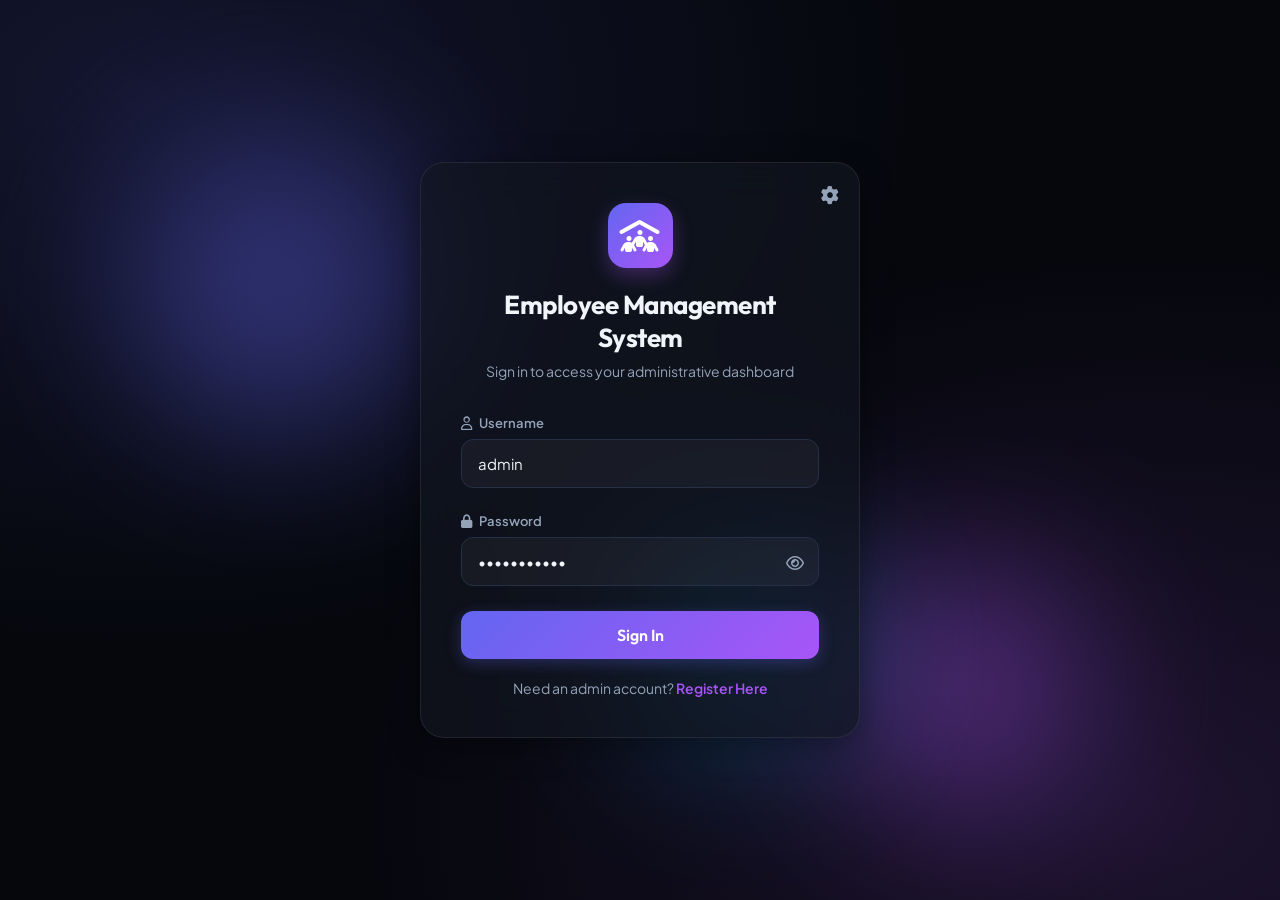
<file: frontend/index.html>
<!DOCTYPE html>
<html lang="en">
<head>
    <meta charset="UTF-8">
    <meta name="viewport" content="width=device-width, initial-scale=1.0">
    <title>EMS Admin Portal - Dashboard</title>
    <!-- Fonts -->
    <link href="https://fonts.googleapis.com/css2?family=Plus+Jakarta+Sans:wght@300;400;500;600;700;800&family=Outfit:wght@400;500;600;700;900&display=swap" rel="stylesheet">
    <!-- Font Awesome Icons -->
    <link rel="stylesheet" href="https://cdnjs.cloudflare.com/ajax/libs/font-awesome/6.4.0/css/all.min.css">
    <!-- CSS -->
    <link rel="stylesheet" href="css/style.css">
</head>
<body class="app-body">
    
    <!-- App Shell Wrapper -->
    <div class="app-wrapper">
        
        <!-- Sidebar Navigation -->
        <aside class="app-sidebar" id="app-sidebar">
            <div class="sidebar-brand">
                <i class="fa-solid fa-people-roof"></i>
                <span>EMS Admin</span>
            </div>
            
            <ul class="sidebar-menu">
                <li class="menu-item active" data-view="dashboard-view" onclick="switchView('dashboard-view')">
                    <a><i class="fa-solid fa-chart-pie"></i><span>Dashboard</span></a>
                </li>
                <li class="menu-item" data-view="employees-view" onclick="switchView('employees-view')">
                    <a><i class="fa-solid fa-users"></i><span>Employees</span></a>
                </li>
                <li class="menu-item" data-view="departments-view" onclick="switchView('departments-view')">
                    <a><i class="fa-solid fa-sitemap"></i><span>Departments</span></a>
                </li>
                <li class="menu-item" data-view="salaries-view" onclick="switchView('salaries-view')">
                    <a><i class="fa-solid fa-money-check-dollar"></i><span>Salaries</span></a>
                </li>
                <li class="menu-item" data-view="developer-view" onclick="switchView('developer-view')">
                    <a><i class="fa-solid fa-user-astronaut"></i><span>Developer</span></a>
                </li>
            </ul>
            
            <div class="sidebar-footer">
                <button class="logout-btn" onclick="logoutAdmin()">
                    <i class="fa-solid fa-arrow-right-from-bracket"></i>
                    <span>Logout</span>
                </button>
            </div>
        </aside>
        
        <!-- App Main Content Area -->
        <div class="app-container" id="app-container">
            
            <!-- Header -->
            <header class="app-header">
                <div class="header-left">
                    <button class="menu-toggle" id="menu-toggle" aria-label="Toggle Navigation Menu">
                        <i class="fa-solid fa-bars"></i>
                    </button>
                    <div class="header-title">
                        <h1 id="view-title">Dashboard Overview</h1>
                    </div>
                </div>
                
                <div class="header-right">
                    <div class="user-profile-badge">
                        <div class="user-avatar" id="avatar-letters">AD</div>
                        <span class="user-name" id="user-display-name">Admin</span>
                    </div>
                </div>
            </header>
            
            <!-- Toast Notification Container -->
            <div id="toast-container" class="toast-container"></div>
            
            <!-- Main Scrollable Content -->
            <main class="app-content">
                
                <!-- ========================================== -->
                <!-- VIEW 1: DASHBOARD VIEW                     -->
                <!-- ========================================== -->
                <section id="dashboard-view" class="content-view active">
                    <!-- Dashboard Statistics Grid -->
                    <div class="dashboard-grid">
                        <div class="stat-card employees">
                            <div class="stat-info">
                                <h3>Total Employees</h3>
                                <div class="stat-value" id="card-total-employees">0</div>
                            </div>
                            <div class="stat-icon">
                                <i class="fa-solid fa-users"></i>
                            </div>
                        </div>
                        
                        <div class="stat-card departments">
                            <div class="stat-info">
                                <h3>Departments</h3>
                                <div class="stat-value" id="card-total-departments">0</div>
                            </div>
                            <div class="stat-icon">
                                <i class="fa-solid fa-sitemap"></i>
                            </div>
                        </div>
                        
                        <div class="stat-card salary-stats">
                            <div class="stat-info">
                                <h3>Total Payroll Cost</h3>
                                <div class="stat-value" id="card-total-payroll">$0</div>
                            </div>
                            <div class="stat-icon">
                                <i class="fa-solid fa-money-bill-trend-up"></i>
                            </div>
                        </div>
                    </div>
                    
                    <!-- Dashboard Rows -->
                    <div class="analytics-row">
                        <!-- Left Panel: Recent Employees -->
                        <div class="dashboard-panel">
                            <div class="panel-header">
                                <h2>Recent Employees</h2>
                                <a href="#" onclick="switchView('employees-view')">View All</a>
                            </div>
                            <div class="table-container">
                                <table class="custom-table">
                                    <thead>
                                        <tr>
                                            <th>Employee</th>
                                            <th>Position</th>
                                            <th>Joining Date</th>
                                        </tr>
                                    </thead>
                                    <tbody id="recent-employees-tbody">
                                        <tr>
                                            <td colspan="3" class="empty-state">Loading recent records...</td>
                                        </tr>
                                    </tbody>
                                </table>
                            </div>
                        </div>
                        
                        <!-- Right Panel: Quick Statistics / Department Payroll Distribution -->
                        <div class="dashboard-panel">
                            <div class="panel-header">
                                <h2>Department Quick-List</h2>
                                <a href="#" onclick="switchView('departments-view')">Manage</a>
                            </div>
                            <ul class="quick-list" id="quick-departments-list">
                                <li class="empty-state">Loading departments...</li>
                            </ul>
                        </div>
                    </div>
                </section>
                
                <!-- ========================================== -->
                <!-- VIEW 2: EMPLOYEES VIEW                     -->
                <!-- ========================================== -->
                <section id="employees-view" class="content-view">
                    <div class="module-header">
                        <div class="module-actions">
                            <div class="search-box">
                                <input type="text" id="employee-search" placeholder="Search by name or Employee ID..." oninput="handleEmployeeSearch()">
                                <i class="fa-solid fa-magnifying-glass"></i>
                            </div>
                        </div>
                        <button class="btn btn-primary" onclick="openAddEmployeeModal()">
                            <i class="fa-solid fa-plus"></i> Add Employee
                        </button>
                    </div>
                    
                    <div class="table-container">
                        <table class="custom-table">
                            <thead>
                                <tr>
                                    <th>ID</th>
                                    <th>Employee Details</th>
                                    <th>Phone</th>
                                    <th>Department</th>
                                    <th>Job Position</th>
                                    <th>Joining Date</th>
                                    <th>Actions</th>
                                </tr>
                            </thead>
                            <tbody id="employees-tbody">
                                <!-- Loaded dynamically via AJAX -->
                            </tbody>
                        </table>
                    </div>
                </section>
                
                <!-- ========================================== -->
                <!-- VIEW 3: DEPARTMENTS VIEW                   -->
                <!-- ========================================== -->
                <section id="departments-view" class="content-view">
                    <div class="module-header">
                        <div style="flex-grow: 1;"></div>
                        <button class="btn btn-primary" onclick="openAddDepartmentModal()">
                            <i class="fa-solid fa-plus"></i> Add Department
                        </button>
                    </div>
                    
                    <div class="table-container">
                        <table class="custom-table">
                            <thead>
                                <tr>
                                    <th>Dept ID</th>
                                    <th>Department Name</th>
                                    <th>Department Manager</th>
                                    <th>Employee Count</th>
                                    <th>Actions</th>
                                </tr>
                            </thead>
                            <tbody id="departments-tbody">
                                <!-- Loaded dynamically via AJAX -->
                            </tbody>
                        </table>
                    </div>
                </section>
                
                <!-- ========================================== -->
                <!-- VIEW 4: SALARIES VIEW                      -->
                <!-- ========================================== -->
                <section id="salaries-view" class="content-view">
                    <div class="table-container">
                        <table class="custom-table">
                            <thead>
                                <tr>
                                    <th>Salary ID</th>
                                    <th>Employee Name</th>
                                    <th>Basic Salary</th>
                                    <th>Bonus</th>
                                    <th>Total Salary</th>
                                    <th>Actions</th>
                                </tr>
                            </thead>
                            <tbody id="salaries-tbody">
                                <!-- Loaded dynamically via AJAX -->
                            </tbody>
                        </table>
                    </div>
                </section>
                
                <!-- ========================================== -->
                <!-- VIEW 5: DEVELOPER VIEW (PORTFOLIO SECTION) -->
                <!-- ========================================== -->
                <section id="developer-view" class="content-view">
                    <div class="dev-profile-container">
                        <div class="dev-card">
                            <div class="dev-avatar-area">
                                <div class="dev-avatar-glow">
                                    <div class="dev-avatar">DS</div>
                                </div>
                                <span class="dev-badge-role">Java Developer</span>
                            </div>
                            
                            <div class="dev-info-area">
                                <h2>DINESHKUMAR S</h2>
                                <div class="dev-title-tag">Java Full Stack Developer</div>
                                
                                <ul class="dev-meta-list">
                                    <li class="dev-meta-item">
                                        <i class="fa-solid fa-envelope"></i>
                                        <span><strong>Email:</strong> <a href="mailto:dineshkumars312006@gmail.com" style="color: var(--accent-color); text-decoration: underline;">dineshkumars312006@gmail.com</a></span>
                                    </li>
                                    <li class="dev-meta-item">
                                        <i class="fa-solid fa-graduation-cap"></i>
                                        <span><strong>Degree:</strong> Bachelor of Engineering (B.E)</span>
                                    </li>
                                    <li class="dev-meta-item">
                                        <i class="fa-solid fa-school"></i>
                                        <span><strong>College:</strong> Mailam Engineering College</span>
                                    </li>
                                    <li class="dev-meta-item">
                                        <i class="fa-solid fa-microchip"></i>
                                        <span><strong>Department:</strong> Electronics and Communication Engineering (ECE)</span>
                                    </li>
                                    <li class="dev-meta-item">
                                        <i class="fa-solid fa-calendar-days"></i>
                                        <span><strong>Batch:</strong> 2023 - 2027</span>
                                    </li>
                                </ul>
                                
                                <div class="skills-heading">Technical Skills</div>
                                <div class="dev-skills-wrapper">
                                    <span class="skill-badge" style="animation-delay: 0.1s">Java</span>
                                    <span class="skill-badge" style="animation-delay: 0.2s">Spring Boot</span>
                                    <span class="skill-badge" style="animation-delay: 0.3s">MySQL</span>
                                    <span class="skill-badge" style="animation-delay: 0.4s">REST API</span>
                                    <span class="skill-badge" style="animation-delay: 0.5s">HTML</span>
                                    <span class="skill-badge" style="animation-delay: 0.6s">CSS</span>
                                    <span class="skill-badge" style="animation-delay: 0.7s">JavaScript</span>
                                </div>
                            </div>
                        </div>
                    </div>
                </section>
                
            </main>
        </div>
    </div>
    
    <!-- ==========================================================================
         MODAL WINDOWS & POPUP FORMS
         ========================================================================== -->
         
    <!-- EMPLOYEE ADD/EDIT MODAL -->
    <div class="modal-overlay" id="employee-modal">
        <div class="modal-card">
            <div class="modal-header">
                <h3 id="employee-modal-title">Add New Employee</h3>
                <button class="modal-close" onclick="closeModal('employee-modal')"><i class="fa-solid fa-xmark"></i></button>
            </div>
            <form id="employee-form" onsubmit="saveEmployee(event)">
                <input type="hidden" id="emp-form-id">
                <div class="modal-body">
                    <div class="input-group">
                        <label for="emp-name"><i class="fa-solid fa-signature"></i> Full Name</label>
                        <input type="text" id="emp-name" placeholder="Enter first and last name" required>
                    </div>
                    
                    <div class="form-row">
                        <div class="input-group">
                            <label for="emp-email"><i class="fa-solid fa-envelope"></i> Email Address</label>
                            <input type="email" id="emp-email" placeholder="example@org.com" required>
                        </div>
                        <div class="input-group">
                            <label for="emp-phone"><i class="fa-solid fa-phone"></i> Phone Number</label>
                            <input type="tel" id="emp-phone" placeholder="e.g. +91 9876543210" required>
                        </div>
                    </div>
                    
                    <div class="form-row">
                        <div class="input-group">
                            <label for="emp-department"><i class="fa-solid fa-sitemap"></i> Department</label>
                            <select id="emp-department" required>
                                <option value="">Select Department</option>
                                <!-- Loaded dynamically -->
                            </select>
                        </div>
                        <div class="input-group">
                            <label for="emp-position"><i class="fa-solid fa-briefcase"></i> Job Position</label>
                            <input type="text" id="emp-position" placeholder="e.g. Software Engineer" required>
                        </div>
                    </div>
                    
                    <div class="input-group">
                        <label for="emp-date"><i class="fa-solid fa-calendar-day"></i> Joining Date</label>
                        <input type="date" id="emp-date" required>
                    </div>
                </div>
                <div class="modal-footer">
                    <button type="button" class="btn btn-secondary" onclick="closeModal('employee-modal')">Cancel</button>
                    <button type="submit" class="btn btn-primary" id="emp-submit-btn">Save Employee</button>
                </div>
            </form>
        </div>
    </div>
    
    <!-- DEPARTMENT ADD/EDIT MODAL -->
    <div class="modal-overlay" id="department-modal">
        <div class="modal-card">
            <div class="modal-header">
                <h3 id="department-modal-title">Add Department</h3>
                <button class="modal-close" onclick="closeModal('department-modal')"><i class="fa-solid fa-xmark"></i></button>
            </div>
            <form id="department-form" onsubmit="saveDepartment(event)">
                <input type="hidden" id="dept-form-id">
                <div class="modal-body">
                    <div class="input-group">
                        <label for="dept-name"><i class="fa-solid fa-building"></i> Department Name</label>
                        <input type="text" id="dept-name" placeholder="e.g. Engineering" required>
                    </div>
                    <div class="input-group">
                        <label for="dept-manager"><i class="fa-solid fa-user-tie"></i> Manager Name</label>
                        <input type="text" id="dept-manager" placeholder="Enter manager's full name" required>
                    </div>
                </div>
                <div class="modal-footer">
                    <button type="button" class="btn btn-secondary" onclick="closeModal('department-modal')">Cancel</button>
                    <button type="submit" class="btn btn-primary" id="dept-submit-btn">Save Department</button>
                </div>
            </form>
        </div>
    </div>
    
    <!-- SALARY ADD/EDIT MODAL -->
    <div class="modal-overlay" id="salary-modal">
        <div class="modal-card">
            <div class="modal-header">
                <h3 id="salary-modal-title">Edit Employee Salary</h3>
                <button class="modal-close" onclick="closeModal('salary-modal')"><i class="fa-solid fa-xmark"></i></button>
            </div>
            <form id="salary-form" onsubmit="saveSalary(event)">
                <input type="hidden" id="salary-form-id">
                <input type="hidden" id="salary-form-emp-id">
                <div class="modal-body">
                    <div class="input-group">
                        <label><i class="fa-solid fa-user"></i> Employee</label>
                        <input type="text" id="salary-emp-name" readonly style="background-color: rgba(255,255,255,0.02); cursor: not-allowed; border-color: rgba(255,255,255,0.05);">
                    </div>
                    <div class="form-row">
                        <div class="input-group">
                            <label for="salary-basic"><i class="fa-solid fa-dollar-sign"></i> Basic Salary ($)</label>
                            <input type="number" step="0.01" id="salary-basic" placeholder="Enter basic amount" required min="0" oninput="calculateTotalSalaryPreview()">
                        </div>
                        <div class="input-group">
                            <label for="salary-bonus"><i class="fa-solid fa-gift"></i> Bonus ($)</label>
                            <input type="number" step="0.01" id="salary-bonus" placeholder="Enter bonus details" required min="0" oninput="calculateTotalSalaryPreview()">
                        </div>
                    </div>
                    <div class="input-group">
                        <label><i class="fa-solid fa-sack-dollar"></i> Total Salary Preview ($)</label>
                        <input type="text" id="salary-total-preview" readonly style="background: rgba(16, 185, 129, 0.05); color: var(--success); font-weight: 700; border-color: rgba(16, 185, 129, 0.2);">
                    </div>
                </div>
                <div class="modal-footer">
                    <button type="button" class="btn btn-secondary" onclick="closeModal('salary-modal')">Cancel</button>
                    <button type="submit" class="btn btn-primary">Update Salary</button>
                </div>
            </form>
        </div>
    </div>
    
    <!-- DYNAMIC CONFIRMATION MODAL -->
    <div class="modal-overlay" id="confirm-modal">
        <div class="modal-card confirm-card">
            <div class="confirm-icon">
                <i class="fa-solid fa-triangle-exclamation"></i>
            </div>
            <h3 id="confirm-title">Are you sure?</h3>
            <p id="confirm-message">This action cannot be undone.</p>
            <div class="confirm-actions">
                <button class="btn btn-secondary" onclick="closeModal('confirm-modal')">Cancel</button>
                <button class="btn btn-primary" id="confirm-yes-btn" style="background: var(--danger); box-shadow: 0 4px 15px rgba(239, 68, 68, 0.25);">Delete</button>
            </div>
        </div>
    </div>

    <!-- JS Logic -->
    <script src="js/app.js"></script>
</body>
</html>
</file>
<file: frontend/css/style.css>
/* ==========================================================================
   DESIGN SYSTEM & CUSTOM VARIABLES
   ========================================================================== */
:root {
    --bg-primary: #0a0d14;
    --bg-secondary: #121620;
    --bg-card: #181d2a;
    --bg-card-hover: #1e2536;
    --border-color: #262f45;
    
    --text-primary: #f1f5f9;
    --text-secondary: #94a3b8;
    --text-muted: #64748b;
    
    --primary-gradient: linear-gradient(135deg, #6366f1 0%, #a855f7 100%);
    --accent-color: #a855f7;
    --accent-hover: #8b5cf6;
    
    --success: #10b981;
    --success-bg: rgba(16, 185, 129, 0.15);
    --warning: #f59e0b;
    --warning-bg: rgba(245, 158, 11, 0.15);
    --danger: #ef4444;
    --danger-bg: rgba(239, 68, 68, 0.15);
    --info: #3b82f6;
    --info-bg: rgba(59, 130, 246, 0.15);

    --glass-bg: rgba(18, 22, 32, 0.7);
    --glass-border: rgba(255, 255, 255, 0.08);
    --glass-shadow: 0 8px 32px 0 rgba(0, 0, 0, 0.4);
    
    --font-primary: 'Plus Jakarta Sans', sans-serif;
    --font-display: 'Outfit', sans-serif;
    
    --transition-fast: 0.2s ease;
    --transition-normal: 0.3s ease;
    --transition-slow: 0.5s ease;
    
    --sidebar-width: 260px;
    --header-height: 70px;
}

/* ==========================================================================
   GLOBAL RESET & FONTS
   ========================================================================== */
* {
    margin: 0;
    padding: 0;
    box-sizing: border-box;
}

body {
    font-family: var(--font-primary);
    background-color: var(--bg-primary);
    color: var(--text-primary);
    overflow-x: hidden;
    min-height: 100vh;
}

input, button, select, textarea {
    font-family: inherit;
    color: inherit;
}

a {
    color: inherit;
    text-decoration: none;
}

/* Scrollbar styling */
::-webkit-scrollbar {
    width: 8px;
    height: 8px;
}
::-webkit-scrollbar-track {
    background: var(--bg-primary);
}
::-webkit-scrollbar-thumb {
    background: var(--border-color);
    border-radius: 4px;
}
::-webkit-scrollbar-thumb:hover {
    background: var(--text-muted);
}

/* ==========================================================================
   LOGIN / REGISTER PAGE STYLING
   ========================================================================== */
.login-body {
    display: flex;
    justify-content: center;
    align-items: center;
    width: 100vw;
    height: 100vh;
    background-color: #05070c;
    background-image: 
        radial-gradient(at 10% 10%, rgba(99, 102, 241, 0.15) 0px, transparent 50%),
        radial-gradient(at 90% 90%, rgba(168, 85, 247, 0.15) 0px, transparent 50%);
    position: relative;
    overflow: hidden;
}

/* Floating Shapes Animation */
.background-decorations {
    position: absolute;
    width: 100%;
    height: 100%;
    top: 0;
    left: 0;
    pointer-events: none;
    z-index: 1;
}

.floating-shape {
    position: absolute;
    border-radius: 50%;
    filter: blur(80px);
    opacity: 0.4;
    animation: floatAround 20s infinite alternate ease-in-out;
}

.shape-1 {
    width: 300px;
    height: 300px;
    background: #6366f1;
    top: 15%;
    left: 10%;
}

.shape-2 {
    width: 250px;
    height: 250px;
    background: #a855f7;
    bottom: 10%;
    right: 15%;
    animation-delay: -5s;
}

.shape-3 {
    width: 200px;
    height: 200px;
    background: #0ea5e9;
    top: 60%;
    left: 50%;
    animation-delay: -10s;
}

@keyframes floatAround {
    0% {
        transform: translate(0, 0) scale(1) rotate(0deg);
    }
    100% {
        transform: translate(80px, 50px) scale(1.2) rotate(360deg);
    }
}

.login-wrapper {
    width: 100%;
    max-width: 480px;
    padding: 20px;
    position: relative;
    z-index: 2;
}

.login-card {
    background: var(--glass-bg);
    backdrop-filter: blur(20px);
    -webkit-backdrop-filter: blur(20px);
    border: 1px solid var(--glass-border);
    box-shadow: var(--glass-shadow);
    border-radius: 24px;
    padding: 40px;
    transform: translateY(20px);
    animation: slideUp 0.6s cubic-bezier(0.16, 1, 0.3, 1) forwards;
}

@keyframes slideUp {
    to {
        transform: translateY(0);
    }
}

.login-header {
    text-align: center;
    margin-bottom: 35px;
}

.brand-logo {
    display: inline-flex;
    align-items: center;
    justify-content: center;
    width: 65px;
    height: 65px;
    border-radius: 18px;
    background: var(--primary-gradient);
    font-size: 32px;
    color: white;
    margin-bottom: 20px;
    box-shadow: 0 8px 20px rgba(168, 85, 247, 0.3);
}

.login-header h2 {
    font-family: var(--font-display);
    font-weight: 700;
    font-size: 26px;
    margin-bottom: 8px;
    letter-spacing: -0.5px;
}

.login-header p {
    color: var(--text-secondary);
    font-size: 14px;
}

/* Forms visibility */
.auth-form {
    display: none;
    opacity: 0;
    transform: scale(0.95);
    transition: opacity var(--transition-normal), transform var(--transition-normal);
}

.auth-form.active {
    display: block;
    opacity: 1;
    transform: scale(1);
}

/* Input Fields */
.input-group {
    margin-bottom: 25px;
    position: relative;
}

.input-group label {
    display: block;
    font-size: 13px;
    font-weight: 600;
    color: var(--text-secondary);
    margin-bottom: 8px;
    transition: var(--transition-fast);
}

.input-group label i {
    margin-right: 5px;
}

.input-group input, .input-group select {
    width: 100%;
    padding: 14px 16px;
    background: rgba(255, 255, 255, 0.04);
    border: 1px solid var(--border-color);
    border-radius: 12px;
    font-size: 15px;
    transition: var(--transition-fast);
    outline: none;
}

.input-group input:focus, .input-group select:focus {
    border-color: var(--accent-color);
    background: rgba(255, 255, 255, 0.08);
}

.password-field-wrapper {
    position: relative;
}

.password-field-wrapper input {
    padding-right: 50px;
}

.toggle-password-btn {
    position: absolute;
    right: 15px;
    top: 50%;
    transform: translateY(-50%);
    background: none;
    border: none;
    color: var(--text-secondary);
    cursor: pointer;
    font-size: 16px;
}

.toggle-password-btn:hover {
    color: var(--text-primary);
}

/* Button animations */
.auth-submit-btn {
    width: 100%;
    padding: 14px;
    border: none;
    border-radius: 12px;
    background: var(--primary-gradient);
    font-family: var(--font-display);
    font-weight: 600;
    font-size: 16px;
    color: white;
    cursor: pointer;
    transition: var(--transition-fast);
    box-shadow: 0 4px 15px rgba(99, 102, 241, 0.3);
    position: relative;
    overflow: hidden;
}

.auth-submit-btn:hover {
    transform: translateY(-2px);
    box-shadow: 0 6px 20px rgba(99, 102, 241, 0.4);
}

.auth-submit-btn:active {
    transform: translateY(0);
}

/* Button loader state */
.auth-submit-btn .btn-loader {
    display: none;
}

.auth-submit-btn.loading .btn-text {
    opacity: 0;
}

.auth-submit-btn.loading .btn-loader {
    display: block;
    position: absolute;
    top: 50%;
    left: 50%;
    transform: translate(-50%, -50%);
}

.auth-switch-text {
    text-align: center;
    font-size: 14px;
    color: var(--text-secondary);
    margin-top: 20px;
}

.auth-switch-text a {
    color: var(--accent-color);
    font-weight: 600;
    transition: var(--transition-fast);
}

.auth-switch-text a:hover {
    text-decoration: underline;
    color: var(--accent-hover);
}

/* ==========================================================================
   TOAST NOTIFICATIONS
   ========================================================================== */
.toast-container {
    position: fixed;
    top: 20px;
    right: 20px;
    z-index: 9999;
    display: flex;
    flex-direction: column;
    gap: 12px;
    max-width: 380px;
    width: calc(100vw - 40px);
}

.toast {
    background: rgba(18, 22, 32, 0.9);
    backdrop-filter: blur(12px);
    -webkit-backdrop-filter: blur(12px);
    border-radius: 12px;
    padding: 16px;
    display: flex;
    align-items: center;
    gap: 12px;
    box-shadow: 0 10px 25px rgba(0,0,0,0.5);
    border-left: 4px solid #fff;
    transform: translateX(120%);
    animation: toastIn 0.3s cubic-bezier(0.175, 0.885, 0.32, 1.275) forwards;
    transition: transform var(--transition-normal), opacity var(--transition-normal);
}

.toast.toast-success {
    border-left-color: var(--success);
}
.toast.toast-success i {
    color: var(--success);
}

.toast.toast-danger {
    border-left-color: var(--danger);
}
.toast.toast-danger i {
    color: var(--danger);
}

.toast-message {
    font-size: 14px;
    font-weight: 500;
    color: var(--text-primary);
    flex-grow: 1;
}

.toast-close {
    background: none;
    border: none;
    color: var(--text-muted);
    cursor: pointer;
    font-size: 14px;
}

.toast-close:hover {
    color: var(--text-primary);
}

@keyframes toastIn {
    to {
        transform: translateX(0);
    }
}

.toast-out {
    transform: translateX(120%);
    opacity: 0;
}

/* ==========================================================================
   APP SHELL LAYOUT (MAIN APP)
   ========================================================================== */
.app-wrapper {
    display: flex;
    min-height: 100vh;
    width: 100vw;
    overflow: hidden;
}

/* Sidebar Navigation */
.app-sidebar {
    width: var(--sidebar-width);
    background-color: var(--bg-secondary);
    border-right: 1px solid var(--border-color);
    display: flex;
    flex-direction: column;
    height: 100vh;
    position: fixed;
    left: 0;
    top: 0;
    z-index: 100;
    transition: transform var(--transition-normal) cubic-bezier(0.16, 1, 0.3, 1);
}

.sidebar-brand {
    height: var(--header-height);
    display: flex;
    align-items: center;
    gap: 12px;
    padding: 0 24px;
    border-bottom: 1px solid var(--border-color);
}

.sidebar-brand i {
    font-size: 24px;
    background: var(--primary-gradient);
    -webkit-background-clip: text;
    -webkit-text-fill-color: transparent;
}

.sidebar-brand span {
    font-family: var(--font-display);
    font-weight: 700;
    font-size: 18px;
    letter-spacing: -0.5px;
}

.sidebar-menu {
    list-style: none;
    padding: 24px 16px;
    display: flex;
    flex-direction: column;
    gap: 8px;
    flex-grow: 1;
    overflow-y: auto;
}

.sidebar-menu li a {
    display: flex;
    align-items: center;
    gap: 16px;
    padding: 12px 16px;
    border-radius: 12px;
    font-weight: 500;
    color: var(--text-secondary);
    transition: var(--transition-fast);
    cursor: pointer;
}

.sidebar-menu li a i {
    font-size: 18px;
    width: 24px;
    text-align: center;
    transition: var(--transition-fast);
}

.sidebar-menu li a:hover {
    background: rgba(255, 255, 255, 0.03);
    color: var(--text-primary);
}

.sidebar-menu li.active a {
    background: var(--primary-gradient);
    color: white;
    box-shadow: 0 4px 15px rgba(168, 85, 247, 0.25);
}

.sidebar-menu li.active a i {
    color: white;
}

.sidebar-footer {
    padding: 16px;
    border-top: 1px solid var(--border-color);
}

.logout-btn {
    width: 100%;
    padding: 12px;
    border: 1px solid var(--border-color);
    border-radius: 12px;
    background: rgba(239, 68, 68, 0.05);
    color: var(--danger);
    font-weight: 600;
    display: flex;
    align-items: center;
    justify-content: center;
    gap: 10px;
    cursor: pointer;
    transition: var(--transition-fast);
}

.logout-btn:hover {
    background: var(--danger);
    color: white;
    border-color: var(--danger);
}

/* App Main Container */
.app-container {
    margin-left: var(--sidebar-width);
    flex-grow: 1;
    display: flex;
    flex-direction: column;
    min-height: 100vh;
    width: calc(100vw - var(--sidebar-width));
    transition: margin-left var(--transition-normal) cubic-bezier(0.16, 1, 0.3, 1), width var(--transition-normal) cubic-bezier(0.16, 1, 0.3, 1);
}

/* App Header */
.app-header {
    height: var(--header-height);
    background-color: rgba(10, 13, 20, 0.8);
    backdrop-filter: blur(12px);
    -webkit-backdrop-filter: blur(12px);
    border-bottom: 1px solid var(--border-color);
    display: flex;
    align-items: center;
    justify-content: space-between;
    padding: 0 32px;
    position: sticky;
    top: 0;
    z-index: 90;
}

.header-left {
    display: flex;
    align-items: center;
    gap: 16px;
}

.menu-toggle {
    background: none;
    border: none;
    font-size: 20px;
    color: var(--text-secondary);
    cursor: pointer;
    display: none; /* Shows on tablet/mobile */
}

.menu-toggle:hover {
    color: var(--text-primary);
}

.header-title h1 {
    font-family: var(--font-display);
    font-weight: 600;
    font-size: 20px;
}

.header-right {
    display: flex;
    align-items: center;
    gap: 20px;
}

.user-profile-badge {
    display: flex;
    align-items: center;
    gap: 12px;
    background: var(--bg-card);
    padding: 6px 14px;
    border-radius: 20px;
    border: 1px solid var(--border-color);
}

.user-avatar {
    width: 28px;
    height: 28px;
    border-radius: 50%;
    background: var(--primary-gradient);
    display: flex;
    align-items: center;
    justify-content: center;
    color: white;
    font-weight: 700;
    font-size: 13px;
}

.user-name {
    font-size: 14px;
    font-weight: 600;
    color: var(--text-primary);
}

/* App Main Content */
.app-content {
    padding: 32px;
    flex-grow: 1;
    position: relative;
    overflow-y: auto;
}

/* Views Management */
.content-view {
    display: none;
    opacity: 0;
    transform: translateY(15px);
    transition: opacity var(--transition-normal), transform var(--transition-normal);
}

.content-view.active {
    display: block;
    opacity: 1;
    transform: translateY(0);
}

/* ==========================================================================
   DASHBOARD / ANALYTICS MODULE
   ========================================================================== */
.dashboard-grid {
    display: grid;
    grid-template-columns: repeat(auto-fit, minmax(280px, 1fr));
    gap: 24px;
    margin-bottom: 32px;
}

.stat-card {
    background-color: var(--bg-card);
    border: 1px solid var(--border-color);
    border-radius: 18px;
    padding: 24px;
    display: flex;
    align-items: center;
    justify-content: space-between;
    transition: var(--transition-normal);
    position: relative;
    overflow: hidden;
}

.stat-card::after {
    content: '';
    position: absolute;
    top: 0;
    left: 0;
    width: 4px;
    height: 100%;
    background: var(--primary-gradient);
    opacity: 0;
    transition: var(--transition-fast);
}

.stat-card:hover {
    transform: translateY(-5px);
    background-color: var(--bg-card-hover);
    box-shadow: 0 10px 25px rgba(0,0,0,0.2);
    border-color: rgba(168, 85, 247, 0.2);
}

.stat-card:hover::after {
    opacity: 1;
}

.stat-info h3 {
    font-size: 13px;
    font-weight: 600;
    text-transform: uppercase;
    color: var(--text-secondary);
    letter-spacing: 0.5px;
    margin-bottom: 12px;
}

.stat-value {
    font-family: var(--font-display);
    font-size: 36px;
    font-weight: 700;
    color: var(--text-primary);
}

.stat-icon {
    width: 60px;
    height: 60px;
    border-radius: 16px;
    display: flex;
    align-items: center;
    justify-content: center;
    font-size: 24px;
    color: white;
}

.stat-card.employees .stat-icon {
    background: linear-gradient(135deg, #3b82f6 0%, #0ea5e9 100%);
    box-shadow: 0 5px 15px rgba(59, 130, 246, 0.25);
}

.stat-card.departments .stat-icon {
    background: linear-gradient(135deg, #10b981 0%, #059669 100%);
    box-shadow: 0 5px 15px rgba(16, 185, 129, 0.25);
}

.stat-card.salary-stats .stat-icon {
    background: linear-gradient(135deg, #ec4899 0%, #8b5cf6 100%);
    box-shadow: 0 5px 15px rgba(236, 72, 153, 0.25);
}

/* Dashboard Analytics Rows */
.analytics-row {
    display: grid;
    grid-template-columns: 2fr 1fr;
    gap: 24px;
}

.dashboard-panel {
    background-color: var(--bg-card);
    border: 1px solid var(--border-color);
    border-radius: 20px;
    padding: 24px;
}

.panel-header {
    display: flex;
    align-items: center;
    justify-content: space-between;
    margin-bottom: 20px;
}

.panel-header h2 {
    font-family: var(--font-display);
    font-size: 18px;
    font-weight: 600;
}

.panel-header a {
    font-size: 13px;
    font-weight: 600;
    color: var(--accent-color);
}

.panel-header a:hover {
    text-decoration: underline;
}

/* Quick Lists */
.quick-list {
    list-style: none;
    display: flex;
    flex-direction: column;
    gap: 16px;
}

.quick-list-item {
    display: flex;
    align-items: center;
    justify-content: space-between;
    padding-bottom: 16px;
    border-bottom: 1px solid rgba(255, 255, 255, 0.04);
}

.quick-list-item:last-child {
    border-bottom: none;
    padding-bottom: 0;
}

.quick-item-left {
    display: flex;
    align-items: center;
    gap: 14px;
}

.quick-avatar {
    width: 38px;
    height: 38px;
    border-radius: 50%;
    background-color: rgba(99, 102, 241, 0.1);
    color: #6366f1;
    display: flex;
    align-items: center;
    justify-content: center;
    font-size: 14px;
    font-weight: 600;
}

.quick-info h4 {
    font-size: 14px;
    font-weight: 600;
    margin-bottom: 4px;
}

.quick-info p {
    font-size: 12px;
    color: var(--text-secondary);
}

.quick-badge {
    padding: 4px 10px;
    border-radius: 12px;
    font-size: 11px;
    font-weight: 600;
    background-color: var(--border-color);
}

/* ==========================================================================
   MODULE COMMON UI (SEARCH, FILTERS, BUTTONS)
   ========================================================================== */
.module-header {
    display: flex;
    align-items: center;
    justify-content: space-between;
    margin-bottom: 24px;
    flex-wrap: wrap;
    gap: 16px;
}

.module-actions {
    display: flex;
    align-items: center;
    gap: 16px;
    flex-grow: 1;
    max-width: 600px;
}

.search-box {
    position: relative;
    flex-grow: 1;
}

.search-box i {
    position: absolute;
    left: 16px;
    top: 50%;
    transform: translateY(-50%);
    color: var(--text-muted);
    transition: var(--transition-fast);
}

.search-box input {
    width: 100%;
    padding: 12px 16px 12px 48px;
    background-color: var(--bg-card);
    border: 1px solid var(--border-color);
    border-radius: 12px;
    font-size: 14px;
    transition: var(--transition-fast);
    outline: none;
}

.search-box input:focus {
    border-color: var(--accent-color);
    background-color: var(--bg-card-hover);
    box-shadow: 0 0 10px rgba(168, 85, 247, 0.15);
}

.search-box input:focus + i {
    color: var(--accent-color);
}

/* Action Buttons */
.btn {
    padding: 12px 20px;
    border: none;
    border-radius: 12px;
    font-weight: 600;
    font-size: 14px;
    display: inline-flex;
    align-items: center;
    gap: 8px;
    cursor: pointer;
    transition: var(--transition-fast);
}

.btn-primary {
    background: var(--primary-gradient);
    color: white;
    box-shadow: 0 4px 15px rgba(168, 85, 247, 0.25);
}

.btn-primary:hover {
    transform: translateY(-2px);
    box-shadow: 0 6px 20px rgba(168, 85, 247, 0.35);
}

.btn-secondary {
    background-color: rgba(255, 255, 255, 0.05);
    color: var(--text-primary);
    border: 1px solid var(--border-color);
}

.btn-secondary:hover {
    background-color: rgba(255, 255, 255, 0.08);
}

/* Icon-only circular buttons */
.btn-icon {
    width: 34px;
    height: 34px;
    border-radius: 8px;
    display: inline-flex;
    align-items: center;
    justify-content: center;
    border: none;
    cursor: pointer;
    font-size: 13px;
    transition: var(--transition-fast);
}

.btn-icon-edit {
    background-color: var(--info-bg);
    color: var(--info);
}

.btn-icon-edit:hover {
    background-color: var(--info);
    color: white;
    transform: scale(1.05);
}

.btn-icon-delete {
    background-color: var(--danger-bg);
    color: var(--danger);
}

.btn-icon-delete:hover {
    background-color: var(--danger);
    color: white;
    transform: scale(1.05);
}

.btn-icon-assign {
    background-color: var(--success-bg);
    color: var(--success);
}

.btn-icon-assign:hover {
    background-color: var(--success);
    color: white;
    transform: scale(1.05);
}

/* ==========================================================================
   TABLES UI
   ========================================================================== */
.table-container {
    background-color: var(--bg-card);
    border: 1px solid var(--border-color);
    border-radius: 18px;
    overflow: hidden;
    box-shadow: 0 4px 15px rgba(0,0,0,0.1);
}

.custom-table {
    width: 100%;
    border-collapse: collapse;
    text-align: left;
    font-size: 14px;
}

.custom-table th {
    background-color: rgba(0, 0, 0, 0.15);
    padding: 18px 24px;
    font-weight: 600;
    color: var(--text-secondary);
    border-bottom: 1px solid var(--border-color);
    text-transform: uppercase;
    font-size: 12px;
    letter-spacing: 0.5px;
}

.custom-table td {
    padding: 16px 24px;
    border-bottom: 1px solid var(--border-color);
    color: var(--text-primary);
    transition: var(--transition-fast);
}

.custom-table tr:last-child td {
    border-bottom: none;
}

.custom-table tr:hover td {
    background-color: var(--bg-card-hover);
}

.emp-table-profile {
    display: flex;
    align-items: center;
    gap: 12px;
}

.emp-table-avatar {
    width: 32px;
    height: 32px;
    border-radius: 50%;
    background-color: var(--border-color);
    color: var(--accent-color);
    display: flex;
    align-items: center;
    justify-content: center;
    font-weight: 600;
    font-size: 13px;
}

.emp-table-details h5 {
    font-weight: 600;
    font-size: 14px;
}

.emp-table-details p {
    font-size: 11px;
    color: var(--text-muted);
}

.actions-cell {
    display: flex;
    gap: 8px;
}

/* Empty State */
.empty-state {
    padding: 60px 24px;
    text-align: center;
    color: var(--text-secondary);
}

.empty-state i {
    font-size: 48px;
    margin-bottom: 16px;
    color: var(--text-muted);
}

.empty-state h3 {
    font-size: 18px;
    font-weight: 600;
    margin-bottom: 8px;
    color: var(--text-primary);
}

.empty-state p {
    font-size: 14px;
    max-width: 350px;
    margin: 0 auto;
}

/* ==========================================================================
   POPUP MODAL FORMS
   ========================================================================== */
.modal-overlay {
    position: fixed;
    top: 0;
    left: 0;
    width: 100vw;
    height: 100vh;
    background-color: rgba(5, 7, 12, 0.7);
    backdrop-filter: blur(8px);
    -webkit-backdrop-filter: blur(8px);
    display: flex;
    align-items: center;
    justify-content: center;
    z-index: 1000;
    opacity: 0;
    pointer-events: none;
    transition: opacity var(--transition-normal);
}

.modal-overlay.active {
    opacity: 1;
    pointer-events: auto;
}

.modal-card {
    background-color: var(--bg-card);
    border: 1px solid var(--border-color);
    border-radius: 20px;
    width: 100%;
    max-width: 550px;
    box-shadow: 0 15px 40px rgba(0,0,0,0.5);
    transform: scale(0.9);
    transition: transform var(--transition-normal) cubic-bezier(0.175, 0.885, 0.32, 1.15);
    overflow: hidden;
}

.modal-overlay.active .modal-card {
    transform: scale(1);
}

.modal-header {
    padding: 20px 24px;
    border-bottom: 1px solid var(--border-color);
    display: flex;
    align-items: center;
    justify-content: space-between;
}

.modal-header h3 {
    font-family: var(--font-display);
    font-size: 18px;
    font-weight: 600;
}

.modal-close {
    background: none;
    border: none;
    font-size: 20px;
    color: var(--text-secondary);
    cursor: pointer;
    transition: var(--transition-fast);
}

.modal-close:hover {
    color: var(--danger);
}

.modal-body {
    padding: 24px;
    max-height: 70vh;
    overflow-y: auto;
}

.modal-footer {
    padding: 16px 24px;
    border-top: 1px solid var(--border-color);
    display: flex;
    justify-content: flex-end;
    gap: 12px;
}

/* Two-column layout in forms */
.form-row {
    display: grid;
    grid-template-columns: 1fr 1fr;
    gap: 16px;
}

/* Custom confirmation popup */
.confirm-card {
    max-width: 400px;
    text-align: center;
    padding: 30px;
}

.confirm-icon {
    width: 56px;
    height: 56px;
    border-radius: 50%;
    background-color: var(--danger-bg);
    color: var(--danger);
    display: inline-flex;
    align-items: center;
    justify-content: center;
    font-size: 24px;
    margin-bottom: 16px;
}

.confirm-card h3 {
    font-family: var(--font-display);
    margin-bottom: 10px;
    font-size: 18px;
}

.confirm-card p {
    font-size: 14px;
    color: var(--text-secondary);
    margin-bottom: 24px;
}

.confirm-actions {
    display: flex;
    justify-content: center;
    gap: 12px;
}

/* ==========================================================================
   DEVELOPER PROFILE CARD
   ========================================================================== */
.dev-profile-container {
    max-width: 800px;
    margin: 0 auto;
    perspective: 1000px;
}

.dev-card {
    background: linear-gradient(135deg, rgba(24, 29, 42, 0.9) 0%, rgba(18, 22, 32, 0.9) 100%);
    border: 1px solid var(--border-color);
    border-radius: 24px;
    padding: 40px;
    display: flex;
    gap: 32px;
    box-shadow: var(--glass-shadow);
    align-items: flex-start;
    position: relative;
    overflow: hidden;
    transition: var(--transition-slow);
}

.dev-card::before {
    content: '';
    position: absolute;
    width: 250px;
    height: 250px;
    background: var(--primary-gradient);
    filter: blur(100px);
    opacity: 0.15;
    top: -50px;
    right: -50px;
    border-radius: 50%;
    pointer-events: none;
}

.dev-card:hover {
    transform: translateY(-5px) rotateX(1deg) rotateY(1deg);
    border-color: rgba(168, 85, 247, 0.3);
    box-shadow: 0 15px 35px rgba(168, 85, 247, 0.1);
}

.dev-avatar-area {
    display: flex;
    flex-direction: column;
    align-items: center;
    gap: 16px;
    flex-shrink: 0;
}

.dev-avatar-glow {
    width: 140px;
    height: 140px;
    border-radius: 50%;
    background: var(--primary-gradient);
    display: flex;
    align-items: center;
    justify-content: center;
    padding: 3px;
    box-shadow: 0 10px 25px rgba(168, 85, 247, 0.25);
    animation: pulseGlow 3s infinite alternate ease-in-out;
}

@keyframes pulseGlow {
    0% {
        box-shadow: 0 10px 25px rgba(168, 85, 247, 0.2);
    }
    100% {
        box-shadow: 0 10px 35px rgba(99, 102, 241, 0.4);
    }
}

.dev-avatar {
    width: 100%;
    height: 100%;
    border-radius: 50%;
    background-color: var(--bg-secondary);
    display: flex;
    align-items: center;
    justify-content: center;
    color: white;
    font-size: 52px;
    font-weight: 700;
    font-family: var(--font-display);
}

.dev-badge-role {
    background: var(--primary-gradient);
    color: white;
    font-weight: 700;
    font-size: 11px;
    padding: 6px 14px;
    border-radius: 20px;
    text-transform: uppercase;
    letter-spacing: 0.5px;
    box-shadow: 0 4px 10px rgba(168, 85, 247, 0.2);
}

.dev-info-area {
    flex-grow: 1;
}

.dev-info-area h2 {
    font-family: var(--font-display);
    font-weight: 700;
    font-size: 28px;
    margin-bottom: 4px;
    letter-spacing: -0.5px;
}

.dev-title-tag {
    color: var(--accent-color);
    font-weight: 600;
    font-size: 15px;
    margin-bottom: 24px;
}

/* Detail Rows */
.dev-meta-list {
    list-style: none;
    display: flex;
    flex-direction: column;
    gap: 14px;
    margin-bottom: 28px;
}

.dev-meta-item {
    display: flex;
    align-items: center;
    gap: 12px;
    font-size: 15px;
    color: var(--text-secondary);
}

.dev-meta-item i {
    font-size: 16px;
    width: 24px;
    color: var(--accent-color);
    text-align: center;
}

.dev-meta-item strong {
    color: var(--text-primary);
    font-weight: 500;
}

/* Skills list */
.skills-heading {
    font-family: var(--font-display);
    font-size: 14px;
    font-weight: 600;
    text-transform: uppercase;
    color: var(--text-secondary);
    letter-spacing: 0.5px;
    margin-bottom: 12px;
}

.dev-skills-wrapper {
    display: flex;
    flex-wrap: wrap;
    gap: 8px;
}

.skill-badge {
    background-color: rgba(255, 255, 255, 0.04);
    border: 1px solid var(--border-color);
    padding: 6px 12px;
    border-radius: 8px;
    font-size: 12px;
    font-weight: 600;
    color: var(--text-primary);
    transition: var(--transition-fast);
    animation: badgePop 0.5s cubic-bezier(0.175, 0.885, 0.32, 1.275) forwards;
}

.skill-badge:hover {
    border-color: var(--accent-color);
    background-color: rgba(168, 85, 247, 0.08);
    transform: translateY(-2px);
    color: var(--accent-color);
}

@keyframes badgePop {
    from {
        opacity: 0;
        transform: scale(0.8) translateY(10px);
    }
    to {
        opacity: 1;
        transform: scale(1) translateY(0);
    }
}

/* ==========================================================================
   RESPONSIVE LAYOUTS & MOBILE TOGGLES
   ========================================================================== */
@media (max-width: 992px) {
    .analytics-row {
        grid-template-columns: 1fr;
    }
}

@media (max-width: 768px) {
    :root {
        --sidebar-width: 240px;
    }

    .app-sidebar {
        transform: translateX(-100%);
    }

    .app-sidebar.open {
        transform: translateX(0);
    }

    .app-container {
        margin-left: 0;
        width: 100vw;
    }

    .menu-toggle {
        display: block;
    }

    .dev-card {
        flex-direction: column;
        align-items: center;
        text-align: center;
    }

    .dev-meta-item {
        justify-content: center;
    }

    .dev-skills-wrapper {
        justify-content: center;
    }
}

@media (max-width: 480px) {
    .login-card {
        padding: 24px;
    }

    .app-header {
        padding: 0 16px;
    }

    .app-content {
        padding: 16px;
    }

    .form-row {
        grid-template-columns: 1fr;
        gap: 0;
    }
}

/* ==========================================================================
   DYNAMIC API SETTINGS STYLING
   ========================================================================== */
.api-settings-toggle {
    position: absolute;
    top: 20px;
    right: 20px;
    font-size: 18px;
    color: var(--text-secondary);
    cursor: pointer;
    transition: var(--transition-fast);
    z-index: 10;
}

.api-settings-toggle:hover {
    color: var(--accent-color);
    transform: rotate(45deg);
}

.api-settings-panel {
    display: none;
    background: rgba(10, 13, 20, 0.95);
    border: 1px solid var(--border-color);
    border-radius: 12px;
    padding: 16px;
    position: absolute;
    top: 55px;
    right: 20px;
    width: 280px;
    box-shadow: 0 10px 25px rgba(0,0,0,0.5);
    z-index: 20;
    animation: fadeIn 0.3s ease;
}

.api-settings-panel.active {
    display: block;
}

.api-settings-panel label {
    font-size: 11px;
    font-weight: 700;
    color: var(--text-primary);
    text-transform: uppercase;
    letter-spacing: 0.5px;
    display: block;
}

@keyframes fadeIn {
    from { opacity: 0; transform: translateY(-5px); }
    to { opacity: 1; transform: translateY(0); }
}
</file>
